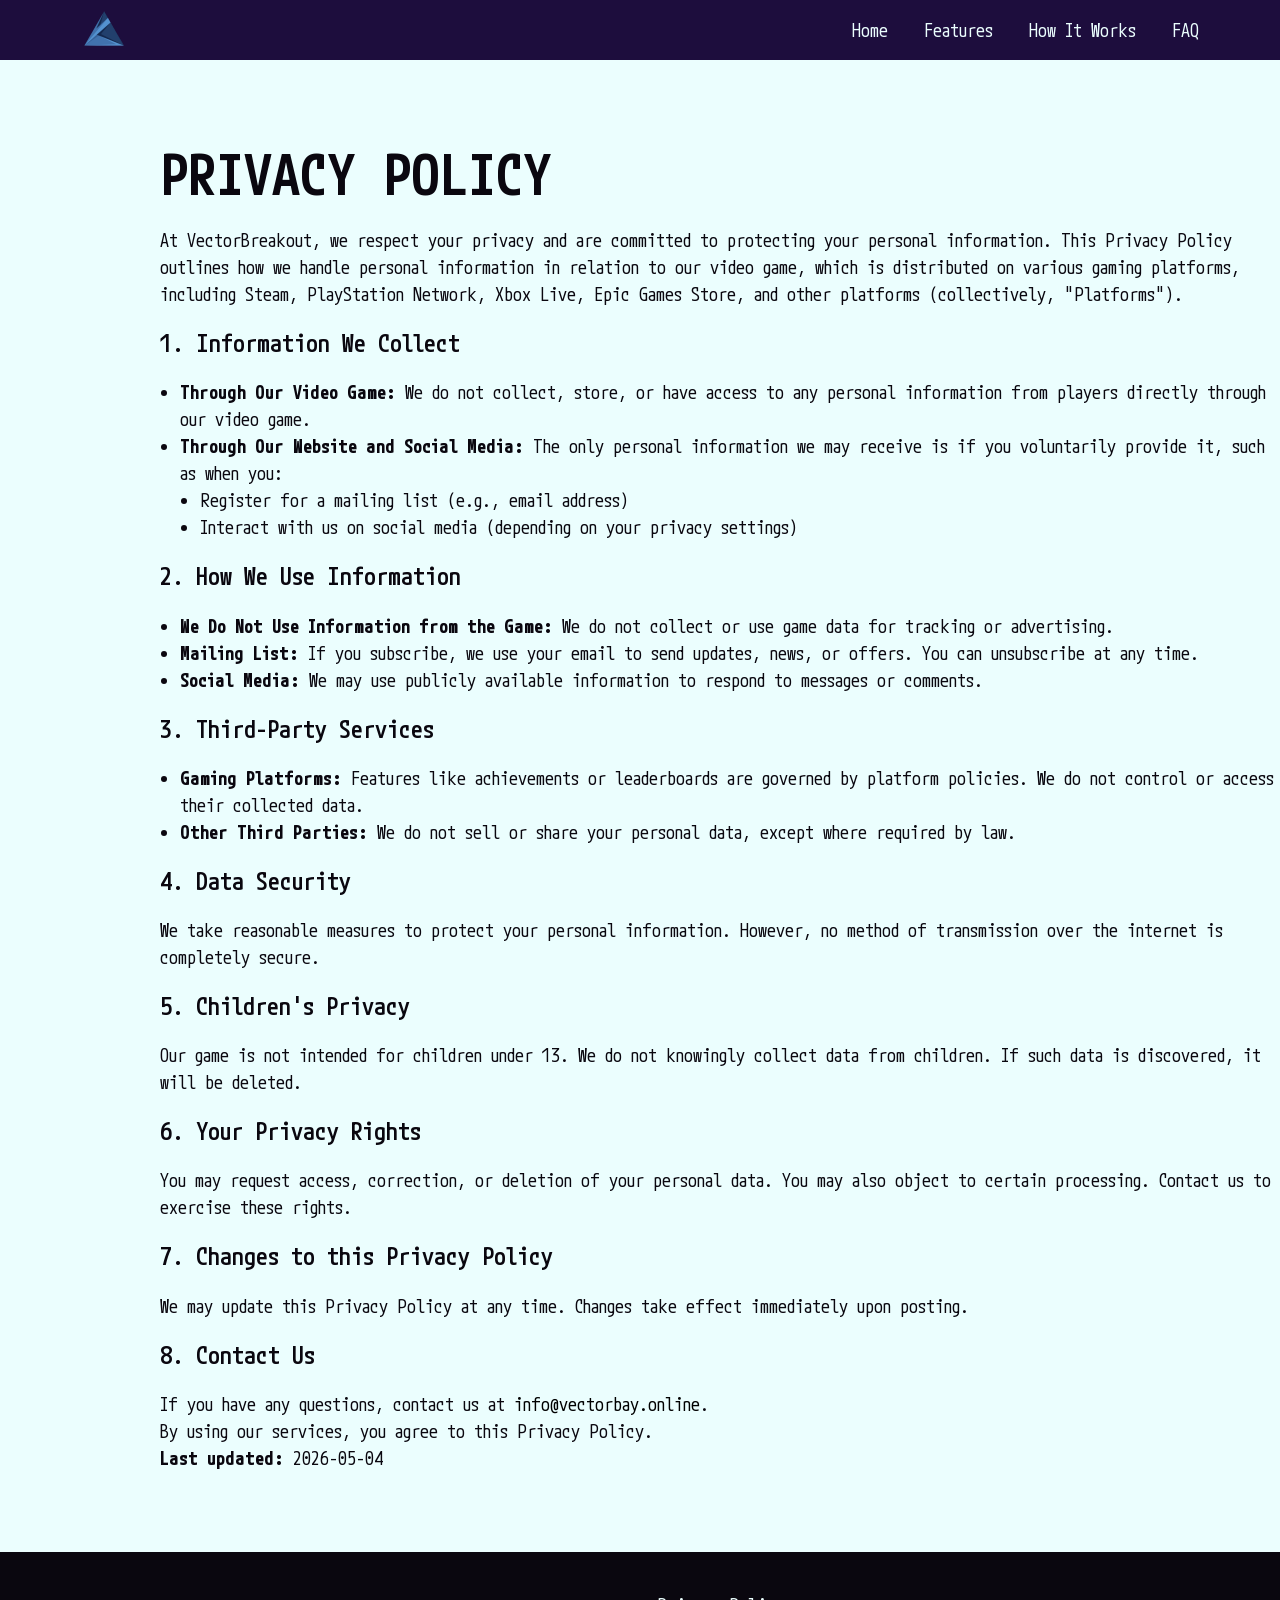
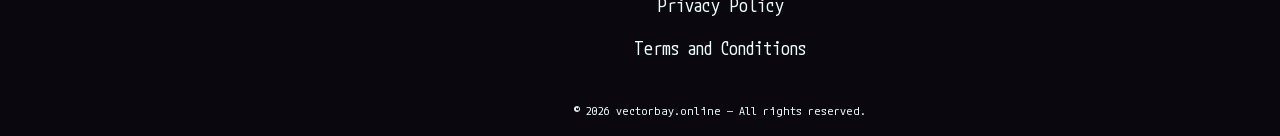
<file: policy.html>
<!doctype html>
<html lang="en">
  <head>
    <meta charset="UTF-8" />
    <meta name="viewport" content="width=device-width, initial-scale=1.0" />

    <title>Privacy Policy</title>
    <link rel="icon" href="img/500x500.png" />

    <link rel="stylesheet" type="text/css" href="slick/slick.css" />
    <link rel="stylesheet" href="css/main.css" />
  </head>

  <body>
   <header class="p-w-header">
      <div class="p-w-header-background"></div>
      <nav class="p-w-navigation">
        <ul class="p-w-navigation-list">
          <li class="p-w-navigation-item">
            <a href="/">
              <img
                class="p-w-title-img p-w-navigation-img"
                alt="logo"
                src="img/Logo.png"
                style="width: 44px; height: 44px; border-radius: 10px"
              />
            </a>
          </li>
          <li class="p-w-navigation-item">
            <a href="/" class="p-w-navigation-link">Home</a>
          </li>
          <li class="p-w-navigation-item">
            <a href="/#about" class="p-w-navigation-link">Features</a>
          </li>
          <li class="p-w-navigation-item">
            <a href="/#why" class="p-w-navigation-link">How It Works</a>
          </li>

          <li class="p-w-navigation-item">
            <a href="/#faq" class="p-w-navigation-link">FAQ</a>
          </li>
        </ul>

        <div class="p-w-header-button-wrapper">
          <a href="/" class="p-w-policy-terms-header-icon-menu">
            <img
              href="/"
              class="p-w-title-img"
              alt="logo"
              src="img/Logo.png"
              style="width: 44px; height: 44px; border-radius: 10px"
            />
          </a>

          <button type="button" class="p-w-header-icon-button" data-menu-button>
            <svg
              class="p-w-header-icon p-w-header-icon-menu"
              width="64"
              height="64"
              viewBox="0 0 64 64"
              fill="none"
              xmlns="http://www.w3.org/2000/svg"
            >
              <path
                d="M44 40L20 40"
                stroke="#EBFEFE"
                stroke-width="2"
                stroke-linecap="round"
              />
              <path
                d="M44 32L20 32"
                stroke="#EBFEFE"
                stroke-width="2"
                stroke-linecap="round"
              />
              <path
                d="M44 24L20 24"
                stroke="#EBFEFE"
                stroke-width="2"
                stroke-linecap="round"
              />
            </svg>

            <svg
              class="p-w-header-icon p-w-header-icon-close"
              width="64"
              height="64"
              viewBox="0 0 64 64"
              fill="none"
              xmlns="http://www.w3.org/2000/svg"
            >
              <path
                d="M44 40L20 40"
                stroke="#EBFEFE"
                stroke-width="2"
                stroke-linecap="round"
              />
              <path
                d="M44 32L20 32"
                stroke="#EBFEFE"
                stroke-width="2"
                stroke-linecap="round"
              />
              <path
                d="M44 24L20 24"
                stroke="#EBFEFE"
                stroke-width="2"
                stroke-linecap="round"
              />
            </svg>
          </button>
        </div>
      </nav>
    </header>

    <main style="background: #ebfefe">
      <div class="p-w-policy-terms-container">
        <h1>Privacy Policy</h1>

        <p>
          At <span class="name">VectorBreakout</span>, we respect your privacy
          and are committed to protecting your personal information. This
          Privacy Policy outlines how we handle personal information in relation
          to our video game, which is distributed on various gaming platforms,
          including Steam, PlayStation Network, Xbox Live, Epic Games Store, and
          other platforms (collectively, "Platforms").
        </p>

        <section>
          <h2>1. Information We Collect</h2>
          <ul>
            <li>
              <strong>Through Our Video Game:</strong>
              We do not collect, store, or have access to any personal
              information from players directly through our video game.
            </li>
            <li>
              <strong>Through Our Website and Social Media:</strong>
              The only personal information we may receive is if you voluntarily
              provide it, such as when you:
              <ul>
                <li>Register for a mailing list (e.g., email address)</li>
                <li>
                  Interact with us on social media (depending on your privacy
                  settings)
                </li>
              </ul>
            </li>
          </ul>
        </section>

        <section>
          <h2>2. How We Use Information</h2>
          <ul>
            <li>
              <strong>We Do Not Use Information from the Game:</strong>
              We do not collect or use game data for tracking or advertising.
            </li>
            <li>
              <strong>Mailing List:</strong>
              If you subscribe, we use your email to send updates, news, or
              offers. You can unsubscribe at any time.
            </li>
            <li>
              <strong>Social Media:</strong>
              We may use publicly available information to respond to messages
              or comments.
            </li>
          </ul>
        </section>

        <section>
          <h2>3. Third-Party Services</h2>
          <ul>
            <li>
              <strong>Gaming Platforms:</strong>
              Features like achievements or leaderboards are governed by
              platform policies. We do not control or access their collected
              data.
            </li>
            <li>
              <strong>Other Third Parties:</strong>
              We do not sell or share your personal data, except where required
              by law.
            </li>
          </ul>
        </section>

        <section>
          <h2>4. Data Security</h2>
          <p>
            We take reasonable measures to protect your personal information.
            However, no method of transmission over the internet is completely
            secure.
          </p>
        </section>

        <section>
          <h2>5. Children's Privacy</h2>
          <p>
            Our game is not intended for children under 13. We do not knowingly
            collect data from children. If such data is discovered, it will be
            deleted.
          </p>
        </section>

        <section>
          <h2>6. Your Privacy Rights</h2>
          <p>
            You may request access, correction, or deletion of your personal
            data. You may also object to certain processing. Contact us to
            exercise these rights.
          </p>
        </section>

        <section>
          <h2>7. Changes to this Privacy Policy</h2>
          <p>
            We may update this Privacy Policy at any time. Changes take effect
            immediately upon posting.
          </p>
        </section>

        <section>
          <h2>8. Contact Us</h2>
          <p>
            If you have any questions, contact us at
            <a href="mailto:info@vectorbay.online"
              ><span class="domain">info@vectorbay.online</span></a
            >.
          </p>
        </section>

        <p>By using our services, you agree to this Privacy Policy.</p>

        <p>
          <strong>Last updated:</strong> <span class="date">2026-05-04</span>
        </p>
      </div>
    </main>

    <footer class="p-w-footer" style="margin: auto; background: #0a070f">
      <div class="p-w-footer-container">
        <div class="p-w-footer-wrapper">
          <a class="p-w-footer-text" href="/policy.html">Privacy Policy</a>
          <a class="p-w-footer-text" href="/terms.html"
            >Terms and Conditions
          </a>
        </div>
        <p class="p-w-footer-copyright">
          © 2026 vectorbay.online — All rights reserved.
        </p>
      </div>
    </footer>
    <script src="js/mobile-menu.js"></script>
  </body>
</html>
</file>
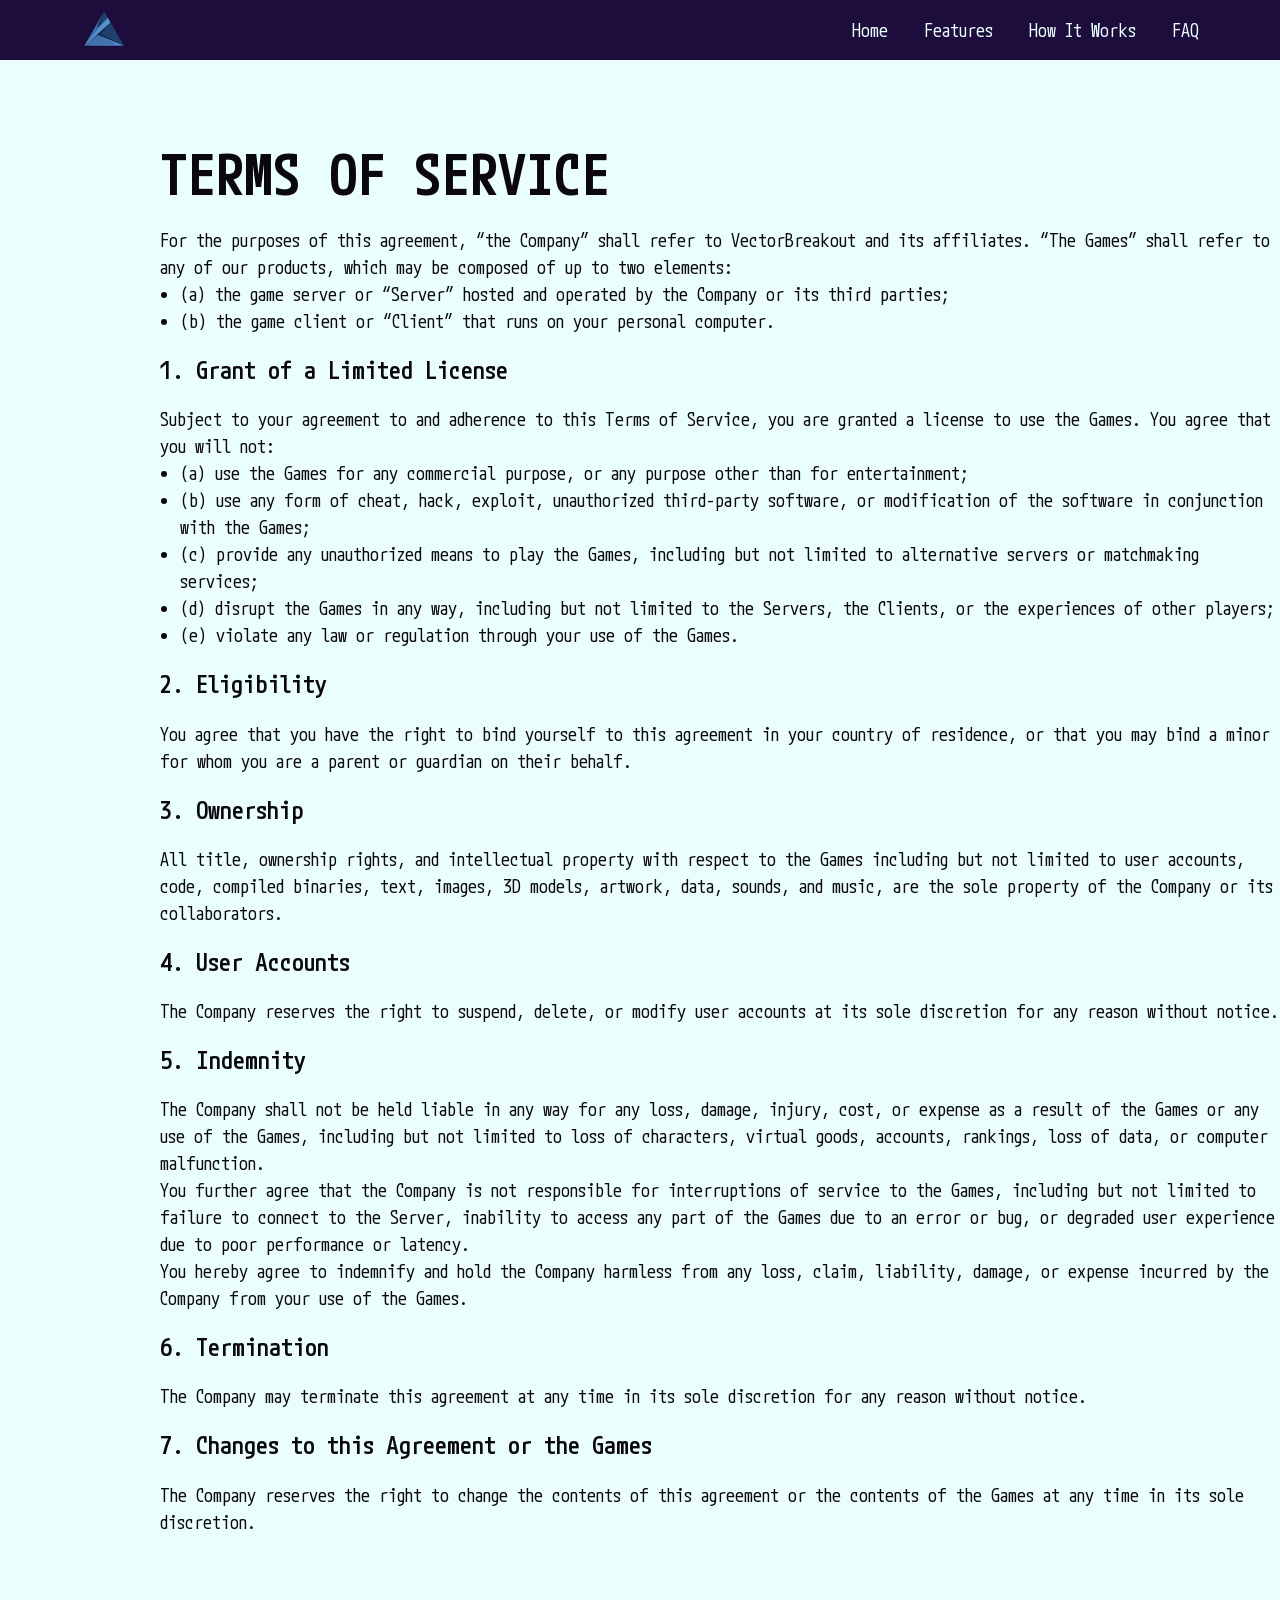
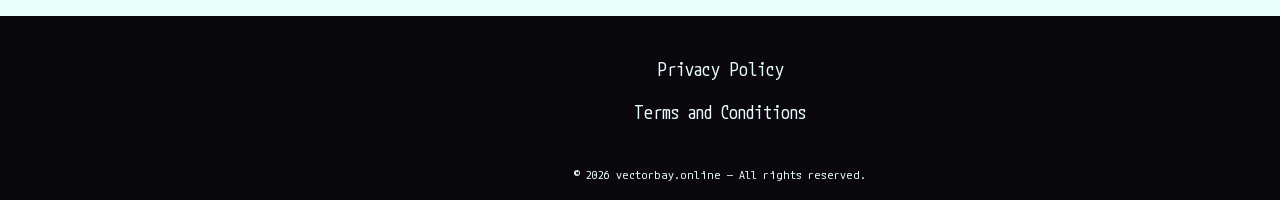
<file: terms.html>
<!doctype html>
<html lang="en">
  <head>
    <meta charset="UTF-8" />
    <meta name="viewport" content="width=device-width, initial-scale=1.0" />

    <title>Terms of Service</title>
    <link rel="icon" href="img/500x500.png" />

    <link rel="stylesheet" type="text/css" href="slick/slick.css" />
    <link rel="stylesheet" href="css/main.css" />
  </head>

  <body>
    <header class="p-w-header">
      <div class="p-w-header-background"></div>
      <nav class="p-w-navigation">
        <ul class="p-w-navigation-list">
          <li class="p-w-navigation-item">
            <a href="/">
              <img
                class="p-w-title-img p-w-navigation-img"
                alt="logo"
                src="img/Logo.png"
                style="width: 44px; height: 44px; border-radius: 10px"
              />
            </a>
          </li>
          <li class="p-w-navigation-item">
            <a href="/" class="p-w-navigation-link">Home</a>
          </li>
          <li class="p-w-navigation-item">
            <a href="/#about" class="p-w-navigation-link">Features</a>
          </li>
          <li class="p-w-navigation-item">
            <a href="/#why" class="p-w-navigation-link">How It Works</a>
          </li>

          <li class="p-w-navigation-item">
            <a href="/#faq" class="p-w-navigation-link">FAQ</a>
          </li>
        </ul>

        <div class="p-w-header-button-wrapper">
          <a href="/" class="p-w-policy-terms-header-icon-menu">
            <img
              href="/"
              class="p-w-title-img"
              alt="logo"
              src="img/Logo.png"
              style="width: 44px; height: 44px; border-radius: 10px"
            />
          </a>

          <button type="button" class="p-w-header-icon-button" data-menu-button>
            <svg
              class="p-w-header-icon p-w-header-icon-menu"
              width="64"
              height="64"
              viewBox="0 0 64 64"
              fill="none"
              xmlns="http://www.w3.org/2000/svg"
            >
              <path
                d="M44 40L20 40"
                stroke="#EBFEFE"
                stroke-width="2"
                stroke-linecap="round"
              />
              <path
                d="M44 32L20 32"
                stroke="#EBFEFE"
                stroke-width="2"
                stroke-linecap="round"
              />
              <path
                d="M44 24L20 24"
                stroke="#EBFEFE"
                stroke-width="2"
                stroke-linecap="round"
              />
            </svg>

            <svg
              class="p-w-header-icon p-w-header-icon-close"
              width="64"
              height="64"
              viewBox="0 0 64 64"
              fill="none"
              xmlns="http://www.w3.org/2000/svg"
            >
              <path
                d="M44 40L20 40"
                stroke="#EBFEFE"
                stroke-width="2"
                stroke-linecap="round"
              />
              <path
                d="M44 32L20 32"
                stroke="#EBFEFE"
                stroke-width="2"
                stroke-linecap="round"
              />
              <path
                d="M44 24L20 24"
                stroke="#EBFEFE"
                stroke-width="2"
                stroke-linecap="round"
              />
            </svg>
          </button>
        </div>
      </nav>
    </header>
    <main style="background: #ebfefe">
      <div class="p-w-policy-terms-container">
        <h1>Terms of Service</h1>

        <section>
          <p>
            For the purposes of this agreement, “the Company” shall refer to
            <span class="name">VectorBreakout</span> and its affiliates. “The
            Games” shall refer to any of our products, which may be composed of
            up to two elements:
          </p>

          <ul>
            <li>
              (a) the game server or “Server” hosted and operated by the Company
              or its third parties;
            </li>
            <li>
              (b) the game client or “Client” that runs on your personal
              computer.
            </li>
          </ul>
        </section>

        <section>
          <h2>1. Grant of a Limited License</h2>
          <p>
            Subject to your agreement to and adherence to this Terms of Service,
            you are granted a license to use the Games. You agree that you will
            not:
          </p>

          <ul>
            <li>
              (a) use the Games for any commercial purpose, or any purpose other
              than for entertainment;
            </li>
            <li>
              (b) use any form of cheat, hack, exploit, unauthorized third-party
              software, or modification of the software in conjunction with the
              Games;
            </li>
            <li>
              (c) provide any unauthorized means to play the Games, including
              but not limited to alternative servers or matchmaking services;
            </li>
            <li>
              (d) disrupt the Games in any way, including but not limited to the
              Servers, the Clients, or the experiences of other players;
            </li>
            <li>
              (e) violate any law or regulation through your use of the Games.
            </li>
          </ul>
        </section>

        <section>
          <h2>2. Eligibility</h2>
          <p>
            You agree that you have the right to bind yourself to this agreement
            in your country of residence, or that you may bind a minor for whom
            you are a parent or guardian on their behalf.
          </p>
        </section>

        <section>
          <h2>3. Ownership</h2>
          <p>
            All title, ownership rights, and intellectual property with respect
            to the Games including but not limited to user accounts, code,
            compiled binaries, text, images, 3D models, artwork, data, sounds,
            and music, are the sole property of the Company or its
            collaborators.
          </p>
        </section>

        <section>
          <h2>4. User Accounts</h2>
          <p>
            The Company reserves the right to suspend, delete, or modify user
            accounts at its sole discretion for any reason without notice.
          </p>
        </section>

        <section>
          <h2>5. Indemnity</h2>
          <p>
            The Company shall not be held liable in any way for any loss,
            damage, injury, cost, or expense as a result of the Games or any use
            of the Games, including but not limited to loss of characters,
            virtual goods, accounts, rankings, loss of data, or computer
            malfunction.
          </p>
          <p>
            You further agree that the Company is not responsible for
            interruptions of service to the Games, including but not limited to
            failure to connect to the Server, inability to access any part of
            the Games due to an error or bug, or degraded user experience due to
            poor performance or latency.
          </p>
          <p>
            You hereby agree to indemnify and hold the Company harmless from any
            loss, claim, liability, damage, or expense incurred by the Company
            from your use of the Games.
          </p>
        </section>

        <section>
          <h2>6. Termination</h2>
          <p>
            The Company may terminate this agreement at any time in its sole
            discretion for any reason without notice.
          </p>
        </section>

        <section>
          <h2>7. Changes to this Agreement or the Games</h2>
          <p>
            The Company reserves the right to change the contents of this
            agreement or the contents of the Games at any time in its sole
            discretion.
          </p>
        </section>
      </div>
    </main>
    <footer class="p-w-footer" style="margin: auto; background: #0a070f">
      <div class="p-w-footer-container">
        <div class="p-w-footer-wrapper">
          <a class="p-w-footer-text" href="/policy.html">Privacy Policy</a>
          <a class="p-w-footer-text" href="/terms.html"
            >Terms and Conditions
          </a>
        </div>
        <p class="p-w-footer-copyright">
          © 2026 vectorbay.online — All rights reserved.
        </p>
      </div>
    </footer>
    <script src="js/mobile-menu.js"></script>
  </body>
</html>
</file>
<file: css/main.css>
@import url("https://fonts.googleapis.com/css2?family=M+PLUS+1+Code:wght@100..700&display=swap");

*,
*::before,
*::after {
  box-sizing: border-box;
}
html {
  scroll-behavior: smooth;
}

body {
  margin: 0;
  background: #1d0d3d;
  font-family: "M PLUS 1 Code", monospace;
  color: #ebfefe;
}

h1,
h2,
h3,
h4,
h5,
h6,
p {
  margin: 0;
}

ul,
ol {
  margin: 0;
  padding: 0;
  list-style: none;
}
dl,
dt,
dd {
  margin: 0;
  padding: 0;
}
img {
  display: block;
  height: auto;
}
figure {
  margin: 0;
  padding: 0;
  border: 0;
}
.list {
  list-style: none;
}

button,
a {
  cursor: pointer;
}

.button:hover {
  scale: 120%;
}

.p-w-header.is-open .p-w-header-background {
  left: 0;
}
.p-w-header-button-wrapper {
  margin-left: auto;
}
.p-w-header-icon {
  display: none;
}

.p-w-header-icon-button {
  display: -webkit-box;
  display: -ms-flexbox;
  display: flex;
  background-color: transparent;
  border: none;
  border-radius: 50%;
}
.p-w-navigation-list.is-open {
  right: 0;
}
.p-w-header-icon-menu {
  display: block;
}

.p-w-header-icon-button.is-open .p-w-header-icon-menu {
  display: none;
}

.p-w-header-icon-button.is-open .p-w-header-icon-close {
  display: block;
}

.p-w-header {
  position: fixed;
  width: 100%;
  z-index: 5;
  transition: background-color 0.3s ease;
  background: transparent;
  display: flex;
  height: 80px;
  background: #1d0d3d;
}

.p-w-header-background {
  position: absolute;
  top: 0;
  right: 0;
  bottom: 0;
  left: 100%;
  z-index: -1;
  transition: left 0.3s ease;
  background: #1d0d3d;
}
.p-w-header.is-open .p-w-header-background {
  left: 0;
}
.p-w-header-button-wrapper {
  margin-right: auto;
  display: flex;
  align-items: center;
  justify-content: space-between;
}

.p-w-header-icon-menu {
  display: block;
}

.p-w-header-icon-button.is-open .p-w-header-icon-menu {
  display: none;
}

.p-w-header-icon-button.is-open .p-w-header-icon-close {
  display: block;
}

.p-w-navigation {
  display: -ms-flexbox;
  -webkit-box-orient: vertical;
  -webkit-box-direction: normal;
  -ms-flex-direction: column;
  flex-direction: column;
  -webkit-box-align: center;
  -ms-flex-align: center;
  align-items: center;
  -webkit-box-flex: 1;
  -ms-flex: 1;
  flex: 1;
  padding: 8px 16px;
  position: relative;
}

.p-w-navigation-list {
  display: flex;
  flex-direction: column;
  align-items: center;
  position: absolute;
  top: 100%;
  right: -100%;
  width: 100%;
  height: auto;
  transition: 0.3s;
  z-index: 999;

  border-radius: 16px;

  padding-top: 16px;
  padding-bottom: 36px;

  gap: 28px;
  background: #1d0d3d;
}

.p-w-navigation-list.is-open {
  right: 0;
}

.p-w-navigation-link {
  transition: all 0.3s ease-in-out;
  text-decoration: none;
  color: #ebfefe;
  font-family: M PLUS 1 Code;
  font-weight: 500;
  font-style: Medium;
  font-size: 24px;
  leading-trim: NONE;
  line-height: 130%;
  letter-spacing: 0%;
}

.p-w-navigation-link:hover,
.p-w-navigatioт-link:focus {
  color: #469dff;
}

.p-w-header.is-open {
  background-color: transparent;
}

.p-w-navigation-img {
  display: none;
}

@media screen and (min-width: 1208px) {
  .p-w-navigation-img {
    display: block;
    margin-right: 690px;
  }
  .p-w-policy-terms-header-icon-menu {
    display: none;
  }
  .p-w-header-button-wrapper {
    display: none;
  }
  .p-w-header {
    width: 100%;
    height: 60px;
    padding: 0;
    display: flex;
    align-items: center;
    justify-content: center;
    z-index: 1000;
  }

  .p-w-header-icon-button {
    display: none;
  }
  .p-w-navigation {
    display: flex;
    flex-direction: row;
    flex: 1;
    padding: 0;
    width: 1440px;
    padding: 0 0px;
    margin: auto;
  }

  .p-w-navigation-list {
    background-color: transparent;
    flex-direction: row;
    display: flex;
    position: static;
    width: 1440px;
    margin: auto;
    padding-block: 0;
    flex: 1;
    gap: 36px;
    height: 0px;
    display: flex;
    justify-content: center;
    align-items: center;
    justify-content: center;
    padding: 0;
  }

  .p-w-navigation-link {
    font-family: M PLUS 1 Code;
    font-weight: 400;
    font-style: Regular;
    font-size: 18px;
    leading-trim: NONE;
    line-height: 150%;
    letter-spacing: 0%;
  }

  .p-w-navigation-item-desk {
    display: none;
  }
}

.p-w-home {
  margin: auto;
}
.p-w-home-container {
  width: 375px;
  height: 812px;
  background-repeat: no-repeat;
  background-size: cover;
  background-position: center;
  background-image: url("/img/Hero.png");
  padding: 100px 16px 0px;
  margin: auto;
}

.p-w-home-title {
  font-family: M PLUS 1 Code;
  font-weight: 600;
  font-style: SemiBold;
  font-size: 48px;
  leading-trim: NONE;
  line-height: 120%;
  letter-spacing: 0%;
}

.p-w-home-text {
  font-family: M PLUS 1 Code;
  font-weight: 500;
  font-style: Medium;
  font-size: 24px;
  leading-trim: NONE;
  line-height: 130%;
  letter-spacing: 0%;

  padding: 16px 0 64px;
}
.p-w-home-text-two {
  font-family: M PLUS 1 Code;
  font-weight: 400;
  font-style: Regular;
  font-size: 16px;
  leading-trim: NONE;
  line-height: 150%;
  letter-spacing: 0%;

  padding-bottom: 240px;
}
.p-w-home-link {
  width: 180px;
  margin: auto;
  transition: all 0.3s ease-in-out;
}

.p-w-home-link:hover {
  transform: scale(1.1);
}

@media screen and (min-width: 1208px) {
  .p-w-home {
    width: 100%;
    background-image: url("/img/Hero (1).png");
    background-repeat: no-repeat;
    background-size: cover;
    background-position: center;
  }

  .p-w-home-container {
    max-width: 1440px;
    height: 712px;
    width: 1440px;
    margin: 0 auto;
    padding: 120px 160px;
    background-image: url("/img/Hero (2).png");
    background-repeat: no-repeat;
    background-size: cover;
    background-position: center;
  }

  .p-w-home-title {
    font-family: M PLUS 1 Code;
    font-weight: 600;
    font-style: SemiBold;
    font-size: 96px;
    leading-trim: NONE;
    line-height: 120%;
    letter-spacing: 0%;
  }

  .p-w-home-text {
    font-family: M PLUS 1 Code;
    font-weight: 500;
    font-style: Medium;
    font-size: 28px;
    leading-trim: NONE;
    line-height: 130%;
    letter-spacing: 0%;
    width: 544px;
    padding: 16px 0 96px;
  }
  .p-w-home-text-two {
    font-family: M PLUS 1 Code;
    font-weight: 400;
    font-style: Regular;
    font-size: 18px;
    leading-trim: NONE;
    line-height: 150%;
    letter-spacing: 0%;
    width: 544px;
    padding-bottom: 48px;
  }
  .p-w-home-link {
    margin: 0;
    transition: all 0.3s ease-in-out;
  }
}
.p-w-about {
  margin: auto;
  width: 375px;
  height: 1119px;
  background-repeat: no-repeat;
  background-size: cover;
  background-position: center;
  background-image: url("/img/Features.png");
}
.p-w-about-container {
  width: 375px;
  padding: 60px 16px 0px;
  margin: auto;
}
.p-w-about-title {
  font-family: M PLUS 1 Code;
  font-weight: 600;
  font-style: SemiBold;
  font-size: 36px;
  leading-trim: NONE;
  line-height: 120%;
  letter-spacing: 0%;
}
.p-w-about-list {
  display: flex;
  flex-direction: column;
  gap: 24px;
  padding-top: 48px;
}
.p-w-about-text {
  font-family: M PLUS 1 Code;
  font-weight: 500;
  font-style: Medium;
  font-size: 18px;
  leading-trim: NONE;
  line-height: 150%;
  letter-spacing: 0%;

  color: #469dff;
}

.p-w-about-text-bold {
  font-family: M PLUS 1 Code;
  font-weight: 400;
  font-style: Regular;
  font-size: 16px;
  leading-trim: NONE;
  line-height: 150%;
  letter-spacing: 0%;

  padding-top: 8px;
}

@media screen and (min-width: 1208px) {
  .p-w-about {
    width: 1440px;
    height: 812px;
    background-image: url("/img/Features\ \(1\).png");
  }
  .p-w-about-container {
    width: 1440px;
    padding: 80px 160px;
  }
  .p-w-about-title {
    font-family: M PLUS 1 Code;
    font-weight: 600;
    font-style: SemiBold;
    font-size: 56px;
    leading-trim: NONE;
    line-height: 120%;
    letter-spacing: 0%;
  }
  .p-w-about-list {
    display: flex;
    flex-direction: column;
    gap: 24px;
    padding-top: 64px;
    width: 544px;
  }
  .p-w-about-text {
    font-weight: 500;
    font-style: Medium;
    font-size: 20px;
    leading-trim: NONE;
    line-height: 150%;
    letter-spacing: 0%;
  }

  .p-w-about-text-bold {
    font-weight: 400;
    font-style: Regular;
    font-size: 18px;
    leading-trim: NONE;
    line-height: 150%;
    letter-spacing: 0%;

    padding-top: 8px;
  }
}

.p-w-why-container {
  width: 375px;
  height: 771px;
  margin: auto;
  padding: 60px 16px;
  background-repeat: no-repeat;
  background-size: cover;
  background-position: center;
  background-image: url("/img/How\ It\ Works.png");
}
.p-w-why-list {
  padding-top: 48px;
  display: flex;
  flex-direction: column;
  gap: 24px;
}
.p-w-why-item {
  display: flex;
  flex-direction: column;
  gap: 8px;
}

.p-w-why-text-bold {
  font-family: M PLUS 1 Code;
  font-weight: 500;
  font-style: Medium;
  font-size: 18px;
  leading-trim: NONE;
  line-height: 150%;
  letter-spacing: 0%;
  color: #469dff;
}
.p-w-why-text {
  font-family: M PLUS 1 Code;
  font-weight: 400;
  font-style: Regular;
  font-size: 16px;
  leading-trim: NONE;
  line-height: 150%;
  letter-spacing: 0%;
}

@media screen and (min-width: 1208px) {
  .p-w-why-container {
    width: 1440px;
    height: 911px;
    padding: 80px 160px;
    background-image: url("/img/How\ It\ Works\ \(1\).png");
  }
  .p-w-why-list {
    padding-top: 64px;
    display: flex;
    flex-direction: row;
    gap: 32px;
  }
  .p-w-why-item {
    width: 352px;
  }
  .p-w-why-text-bold {
    font-family: M PLUS 1 Code;
    font-weight: 500;
    font-style: Medium;
    font-size: 20px;
    leading-trim: NONE;
    line-height: 150%;
    letter-spacing: 0%;
  }
  .p-w-why-text {
    font-family: M PLUS 1 Code;
    font-weight: 400;
    font-style: Regular;
    font-size: 18px;
    leading-trim: NONE;
    line-height: 150%;
    letter-spacing: 0%;
  }
}

.p-w-reviews-container {
  margin: auto;
  padding: 60px 16px;
  width: 375px;
  height: 448px;
  background-repeat: no-repeat;
  background-size: cover;
  background-position: center;
  background-image: url("/img/CTA.png");
}

.p-w-reviews-text-bold {
  font-family: M PLUS 1 Code;
  font-weight: 600;
  font-style: SemiBold;
  font-size: 36px;
  leading-trim: NONE;
  line-height: 120%;
  letter-spacing: 0%;
  text-align: center;
}

.p-w-reviews-text {
  font-family: M PLUS 1 Code;
  font-weight: 500;
  font-style: Medium;
  font-size: 24px;
  leading-trim: NONE;
  line-height: 130%;
  letter-spacing: 0%;
  text-align: center;
  padding: 16px 0 64px;
}

@media screen and (min-width: 1208px) {
  .p-w-reviews {
    margin: auto;
    background-repeat: no-repeat;
    background-size: cover;
    background-position: center;
    background-image: url("/img/CTA\ \(1\).png");
  }
  .p-w-reviews-container {
    margin: auto;
    padding: 80px 352px;
    width: 1440px;
    height: 487px;
    background-image: none;
  }

  .p-w-reviews-text-bold {
    font-family: M PLUS 1 Code;
    font-weight: 600;
    font-style: SemiBold;
    font-size: 56px;
    leading-trim: NONE;
    line-height: 120%;
    letter-spacing: 0%;
    text-align: center;
  }

  .p-w-reviews-text {
    font-family: M PLUS 1 Code;
    font-weight: 500;
    font-style: Medium;
    font-size: 28px;
    leading-trim: NONE;
    line-height: 130%;
    letter-spacing: 0%;
    text-align: center;
    padding: 16px 0 48px;
  }
  .p-w-home-link-two {
    margin: auto;
  }
}

.p-w-faq-container {
  padding: 60px 16px;
  width: 375px;
  margin: auto;
}
.p-w-faq-list {
  padding-top: 48px;
  display: flex;
  flex-direction: column;
  gap: 16px;
}

.p-w-faq-item {
  border-radius: 16px;
  padding: 15px;
  border: 1px solid #0a070f;
  background: #ebfefe;
}

.p-w-faq-question {
  display: flex;
  align-items: start;
  justify-content: space-between;
  font-family: M PLUS 1 Code;
  font-weight: 500;
  font-style: Medium;
  font-size: 18px;
  leading-trim: NONE;
  line-height: 150%;
  color: #1d0d3d;
  letter-spacing: 0%;
}

.p-w-faq-answer {
  font-family: M PLUS 1 Code;
  font-weight: 400;
  font-style: Regular;
  font-size: 16px;
  leading-trim: NONE;
  line-height: 150%;
  letter-spacing: 0%;
  color: #0a070f;
}
.p-w-toggle-button {
  background: none;
  border: none;
  cursor: pointer;
}

.p-w-toggle-button img {
  width: 28px;
  transition: transform 0.3s ease;
}
.p-w-faq-answer {
  max-height: 0;
  overflow: hidden;
  transition:
    max-height 0.4s ease,
    opacity 0.4s ease;
  opacity: 0;
}

.p-w-faq-answer.open {
  max-height: 200px;
  opacity: 1;
  padding-top: 16px;
}

.p-w-toggle-button img.rotated {
  transform: rotate(180deg);
}
@media screen and (min-width: 1208px) {
  .p-w-faq-container {
    padding: 80px 160px;
    width: 1440px;
    margin: auto;
    background-image: url("/img/FAQ.png");
    background-repeat: no-repeat;
    background-position: top;
    min-height: 649px;
  }
  .p-w-faq-list {
    padding-top: 64px;
    display: flex;
    flex-direction: column;
    width: 736px;
    margin-left: auto;
    gap: 16px;
  }

  .p-w-faq-item {
    border-radius: 16px;
    padding: 16px;
  }

  .p-w-faq-question {
    font-family: M PLUS 1 Code;
    font-weight: 500;
    font-style: Medium;
    font-size: 20px;
    leading-trim: NONE;
    line-height: 150%;
    letter-spacing: 0%;
  }

  .p-w-faq-answer {
    font-family: M PLUS 1 Code;
    font-weight: 400;
    font-style: Regular;
    font-size: 18px;
    leading-trim: NONE;
    line-height: 150%;
    letter-spacing: 0%;
  }
}
.p-w-policy-terms-container {
  padding: 120px 16px 40px;
  width: 375px;
  margin: auto;
  color: #0a070f;
  font-family: "M PLUS 1 Code", monospace;
}

.p-w-policy-terms-container h1 {
  text-transform: uppercase;
  margin-bottom: 20px;
  font-family: M PLUS 1 Code;
  font-weight: 600;
  font-style: SemiBold;
  font-size: 36px;
  leading-trim: NONE;
  line-height: 120%;
  letter-spacing: 0%;
}
.p-w-policy-terms-container h2 {
  margin: 20px 0;
  font-family: M PLUS 1 Code;
  font-weight: 500;
  font-style: Medium;
  font-size: 24px;
  leading-trim: NONE;
  line-height: 130%;
  letter-spacing: 0%;
}
.p-w-policy-terms-container ul {
  list-style-type: disc;
  margin-left: 20px;
}
.p-w-policy-terms-container a {
  text-decoration: none;
  color: #000000;
}

@media screen and (min-width: 1208px) {
  .p-w-policy-terms-container {
    padding: 140px 160px 80px;
    width: 1440px;
    font-family: M PLUS 1 Code;
    font-weight: 400;
    font-style: Regular;
    font-size: 18px;
    leading-trim: NONE;
    line-height: 150%;
    letter-spacing: 0%;
  }
  .p-w-policy-terms-container h1 {
    font-family: M PLUS 1 Code;
    font-weight: 600;
    font-style: SemiBold;
    font-size: 56px;
    leading-trim: NONE;
    line-height: 120%;
    letter-spacing: 0%;
  }
  .p-w-policy-terms-container h3 {
    font-family: M PLUS 1 Code;
    font-weight: 500;
    font-style: Medium;
    font-size: 28px;
    leading-trim: NONE;
    line-height: 130%;
    letter-spacing: 0%;
  }
}

.p-w-footer-container {
  width: 375px;
  padding: 40px 16px 16px;
  margin: auto;
  display: flex;
  flex-direction: column;

  gap: 40px;
  color: #ebfefe;
}

.p-w-footer-wrapper {
  display: flex;
  flex-direction: column;
  gap: 16px;
}

.p-w-footer-text {
  text-decoration: none;
  color: inherit;
  font-family: M PLUS 1 Code;
  font-weight: 400;
  font-style: Regular;
  font-size: 16px;
  leading-trim: NONE;
  line-height: 150%;
  letter-spacing: 0%;
  text-align: center;
}

.p-w-footer-copyright {
  font-family: M PLUS 1 Code;
  font-weight: 400;
  font-style: Regular;
  font-size: 11px;
  leading-trim: NONE;
  line-height: 150%;
  letter-spacing: 0%;
  text-align: center;
}

@media screen and (min-width: 1208px) {
  .p-w-footer-container {
    width: 1440px;

    gap: 40px;
  }

  .p-w-footer-text {
    font-family: M PLUS 1 Code;
    font-weight: 400;
    font-style: Regular;
    font-size: 18px;
    leading-trim: NONE;
    line-height: 150%;
    letter-spacing: 0%;
    text-align: center;
  }

  .p-w-footer-copyright {
    font-family: M PLUS 1 Code;
    font-weight: 400;
    font-style: Regular;
    font-size: 12px;
    leading-trim: NONE;
    line-height: 150%;
    letter-spacing: 0%;
    text-align: center;
  }
}
</file>
